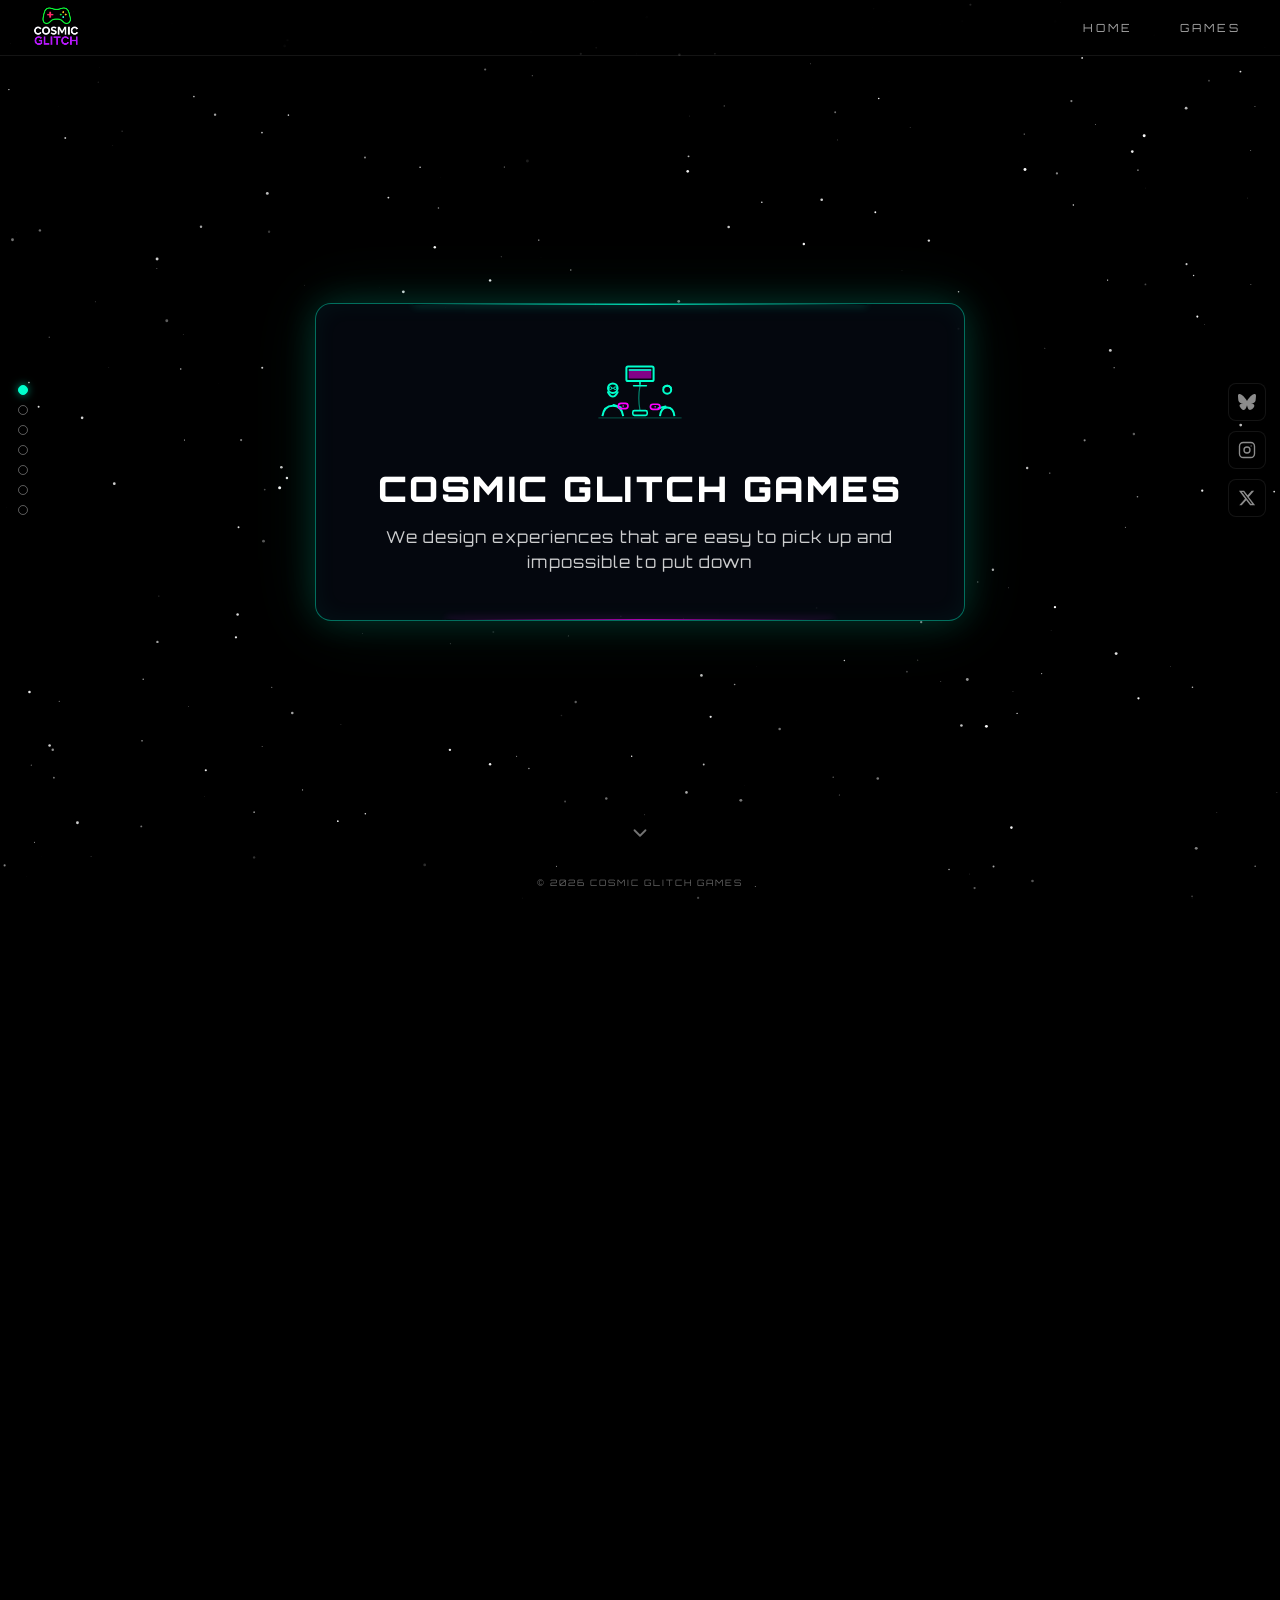
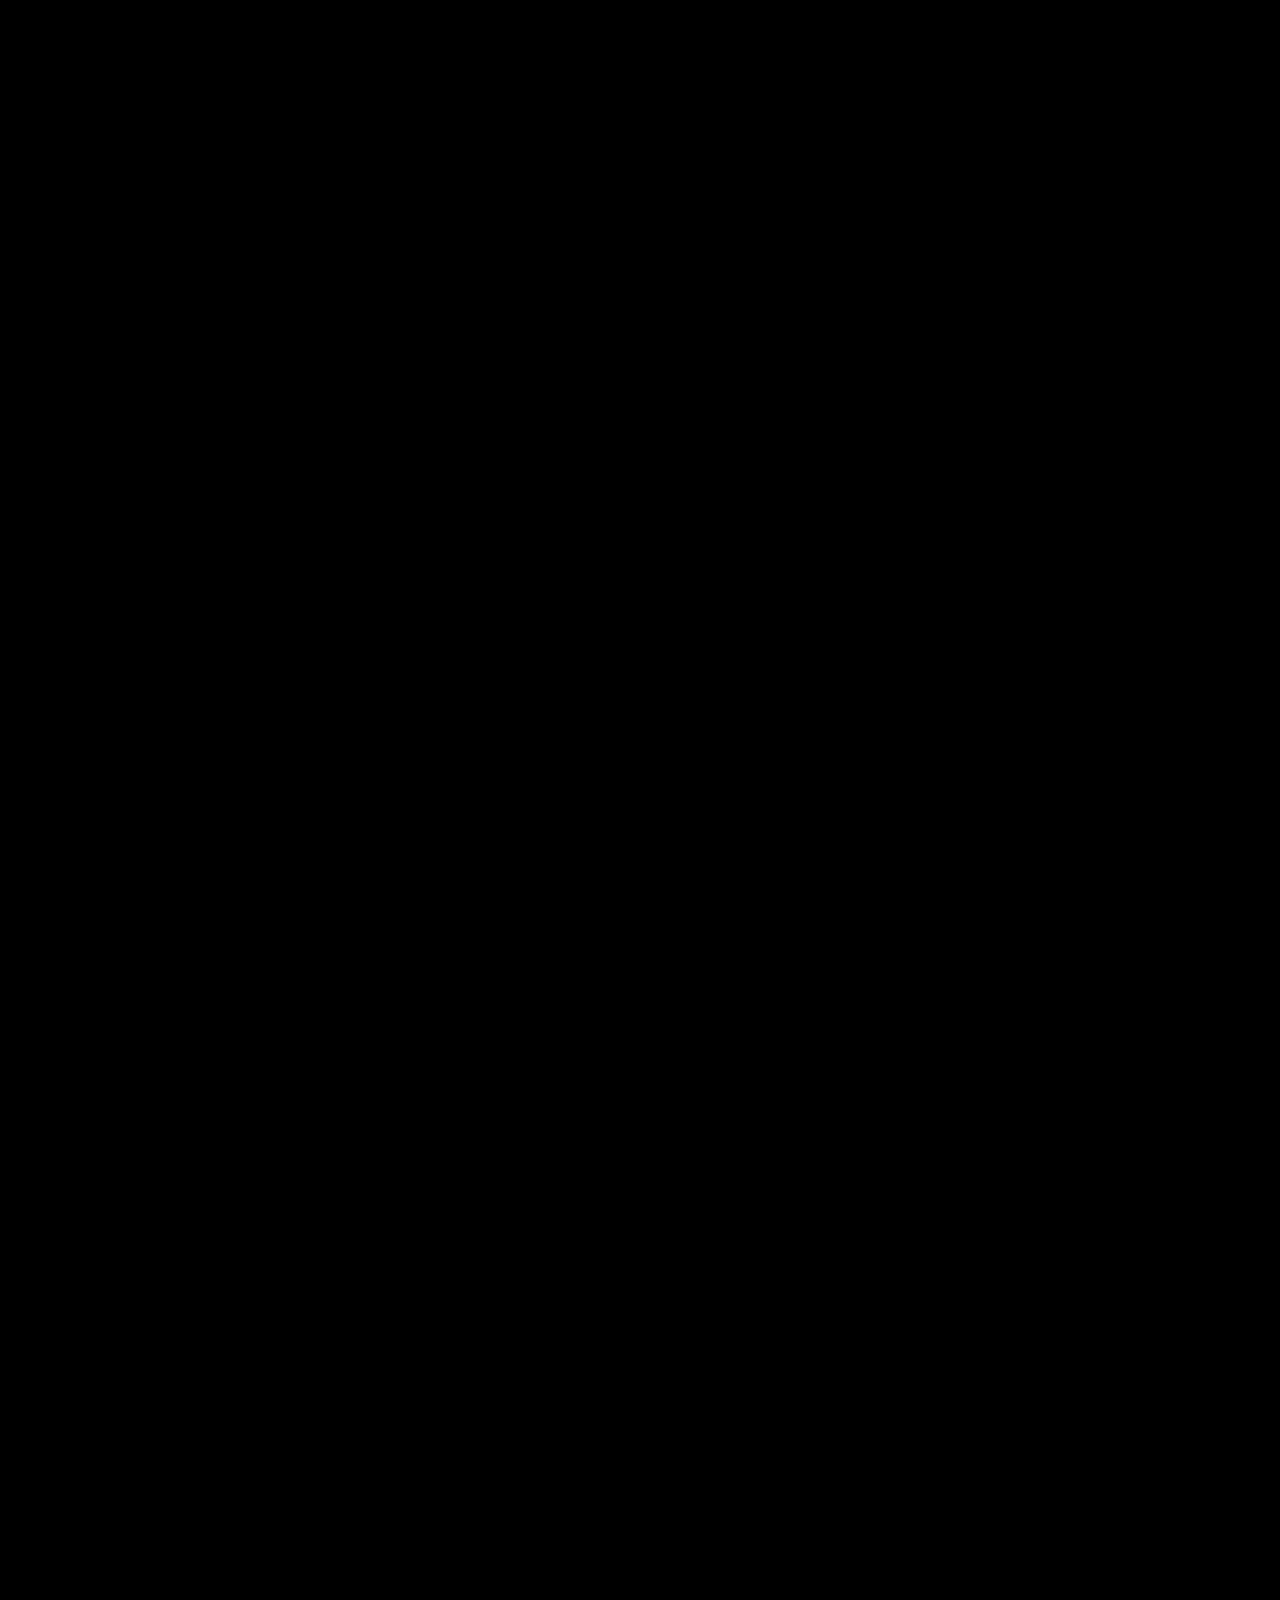
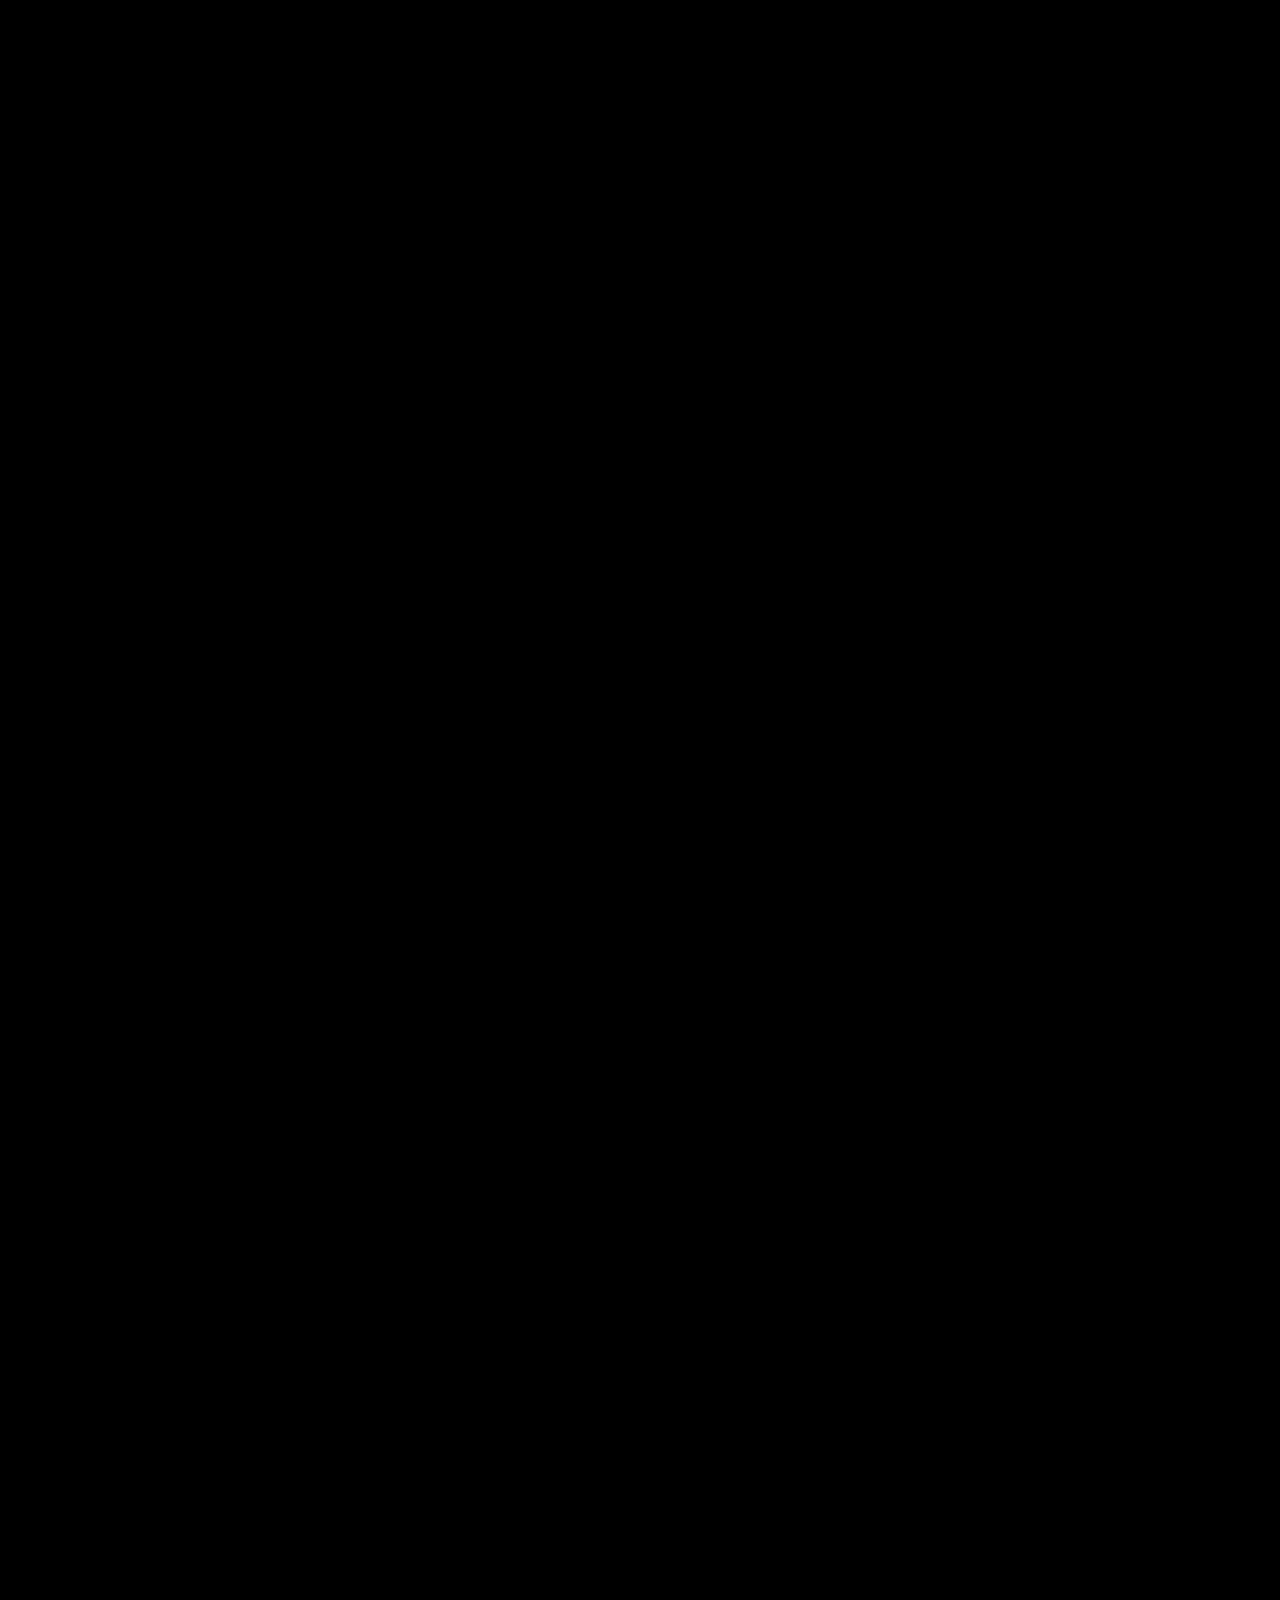
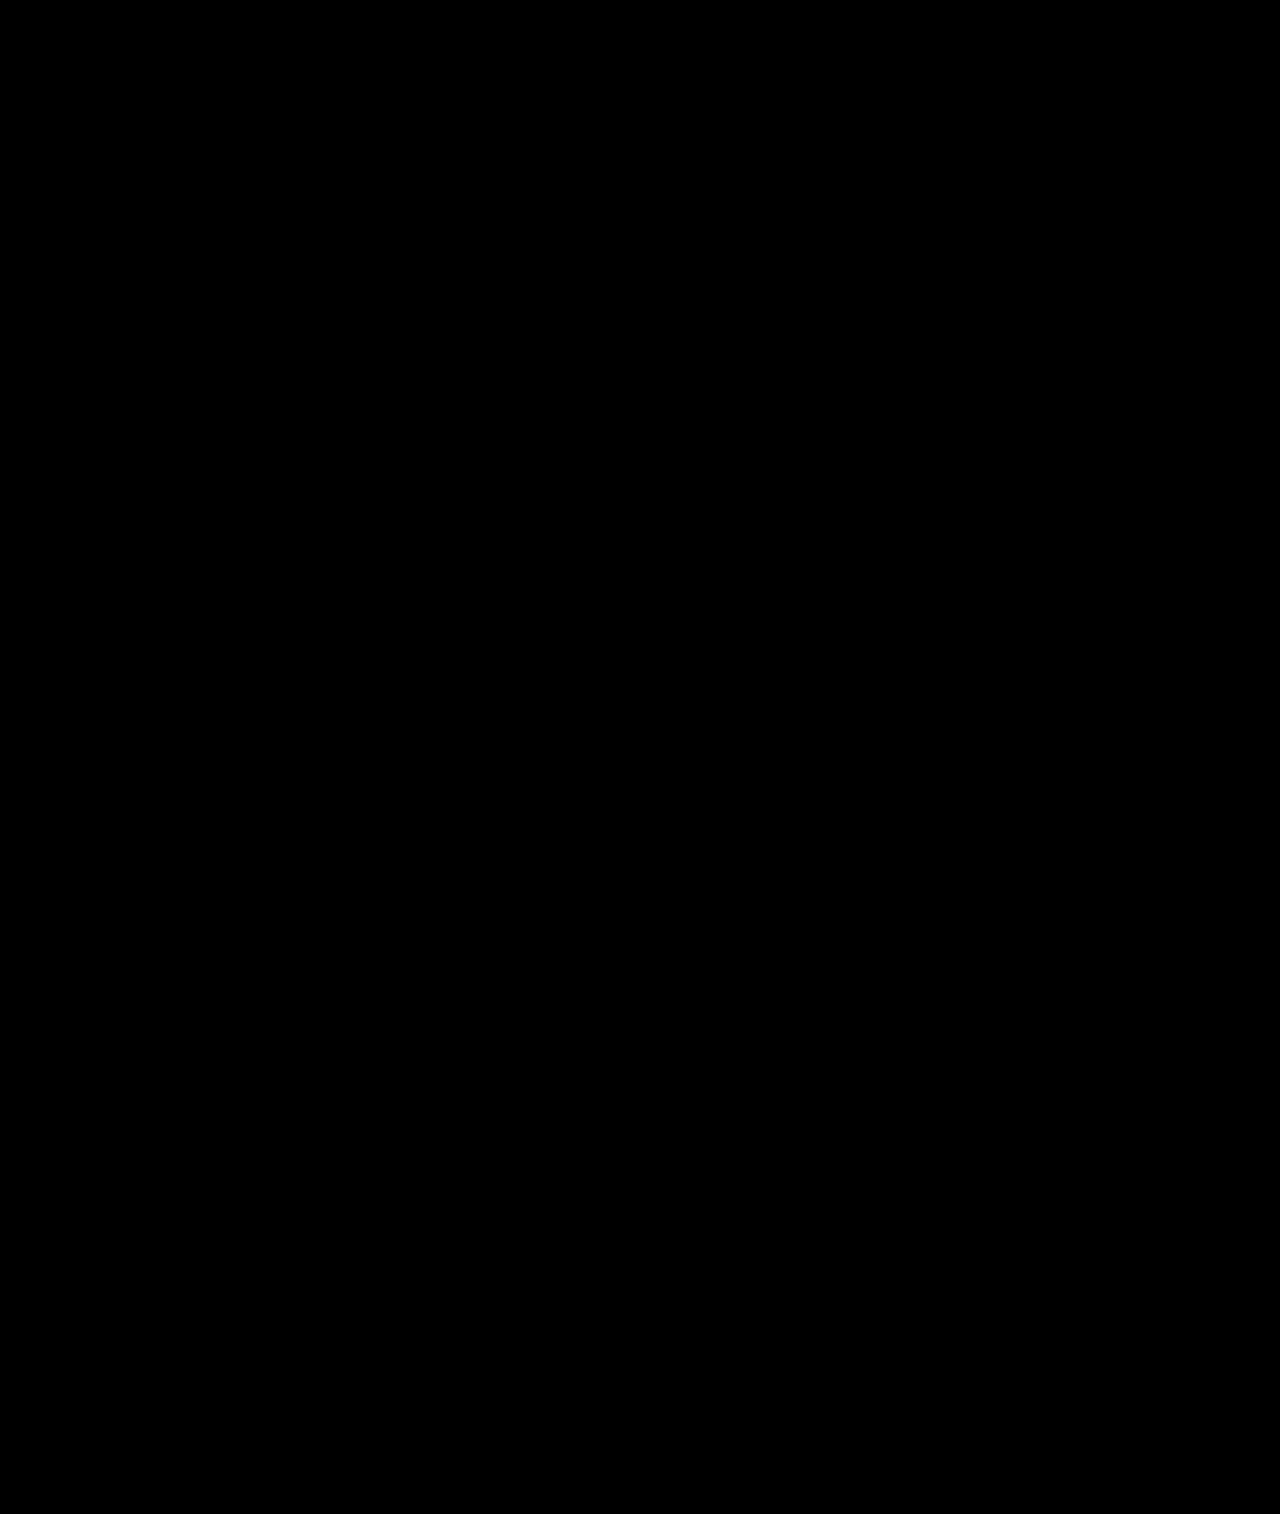
<file: index.html>
<!DOCTYPE html>
<html lang="en">
<head>
  <meta charset="UTF-8" />
  <meta name="viewport" content="width=device-width, initial-scale=1.0" />
  <title>Cosmic Glitch Games | Indie Game Development Studio &amp; Portfolio</title>
  <meta name="description" content="Cosmic Glitch Games is an indie game studio crafting arcade, hypercasual, and action games, including Alien Ascent and Spread Shift. Explore our game portfolio." />
  <meta name="robots" content="index, follow" />
  <link rel="canonical" href="https://cosmic-glitch-game-studio.github.io/" />

  <!-- Open Graph / Facebook / Discord -->
  <meta property="og:type" content="website" />
  <meta property="og:url" content="https://cosmic-glitch-game-studio.github.io/" />
  <meta property="og:title" content="Cosmic Glitch Games | Indie Game Development Studio &amp; Portfolio" />
  <meta property="og:description" content="Cosmic Glitch Games is an indie game studio crafting arcade, hypercasual, and action games. Explore our game portfolio." />
  <meta property="og:image" content="https://cosmic-glitch-game-studio.github.io/static/companylogo.png" />

  <!-- Twitter / X -->
  <meta name="twitter:card" content="summary" />
  <meta name="twitter:site" content="@CosmicGlitchGS" />
  <meta name="twitter:title" content="Cosmic Glitch Games | Indie Game Development Studio &amp; Portfolio" />
  <meta name="twitter:description" content="Cosmic Glitch Games is an indie game studio crafting arcade, hypercasual, and action games. Explore our game portfolio." />
  <meta name="twitter:image" content="https://cosmic-glitch-game-studio.github.io/static/companylogo.png" />

  <!-- Google Fonts Preconnect for Core Web Vitals -->
  <link rel="preconnect" href="https://fonts.googleapis.com" />
  <link rel="preconnect" href="https://fonts.gstatic.com" crossorigin />
  <link href="https://fonts.googleapis.com/css2?family=Orbitron:wght@400;700;900&display=swap" rel="stylesheet" />

  <!-- Favicon -->
  <link rel="icon" type="image/x-icon" href="favicon.ico" />
  <link rel="shortcut icon" type="image/x-icon" href="favicon.ico" />
  <link rel="stylesheet" href="styles.css" />

  <!-- Schema.org Organization Structured Data -->
  <script type="application/ld+json">
  {
    "@context": "https://schema.org",
    "@type": "Organization",
    "name": "Cosmic Glitch Games",
    "url": "https://cosmic-glitch-game-studio.github.io/",
    "logo": "https://cosmic-glitch-game-studio.github.io/static/companylogo.png",
    "description": "Independent game development studio creating arcade, hypercasual, and action games.",
    "sameAs": [
      "https://bsky.app/profile/cosmicglitchgames.bsky.social",
      "https://instagram.com/cosmicglitchgames",
      "https://x.com/CosmicGlitchGS"
    ]
  }
  </script>
</head>
<body>
 
  <!-- ── NAVBAR ── -->
  <nav class="navbar" aria-label="Main Navigation">
    <div class="nav-logo">
      <a href="./" class="nav-logo-cgg" aria-label="Cosmic Glitch Games Homepage">
        <img src="static/companylogo.png" alt="Cosmic Glitch Games Logo" width="65" height="65" />
      </a>
    </div>
    <div class="nav-links">
      <a class="nav-link" href="#home" onclick="scrollToSlide(0); return false;">Home</a>
      <a class="nav-link" href="#games" onclick="scrollToSlide(5); return false;">Games</a>
    </div>
  </nav>
 
  <!-- ── SIDE SOCIAL MENU ── -->
  <script src="social-menu.js"></script>

  <!-- ── SLIDE DOTS NAVIGATION ── -->
  <div class="slide-dots" id="slideDots" aria-label="Slide dots navigation"></div>

  <!-- ── SCROLL HINT ── -->
  <div class="scroll-hint" id="scrollHint" aria-hidden="true">
    <svg viewBox="0 0 24 24" fill="none" stroke="currentColor" stroke-width="2" stroke-linecap="round" stroke-linejoin="round" xmlns="http://www.w3.org/2000/svg">
      <path d="M6 9l6 6 6-6"/>
    </svg>
  </div>

  <!-- ── STARS CANVAS ── -->
  <canvas id="stars" aria-hidden="true"></canvas>

  <!-- ── SHOOTING STARS ── -->
  <div class="shooting-stars" aria-hidden="true">
    <div class="shooting-star"></div>
    <div class="shooting-star"></div>
    <div class="shooting-star"></div>
    <div class="shooting-star"></div>
    <div class="shooting-star"></div>
    <div class="shooting-star"></div>
    <div class="shooting-star"></div>
  </div>

  <!-- ── SLIDES (Pre-rendered for SEO & Crawlers) ── -->
  <div id="slides">
    <!-- Slide 1: Brand Hero -->
    <div class="slide visible" id="home">
      <div class="slide-card">
        <div class="slide-art">
          <svg class="slide-svg svg-couch" viewBox="0 0 120 120" fill="none" xmlns="http://www.w3.org/2000/svg" aria-hidden="true">
            <rect x="43" y="22" width="34" height="18" rx="2" stroke="#00ffcc" stroke-width="2.5"/>
            <rect class="tv-screen" x="46" y="25" width="28" height="12" rx="1" fill="#ff00ff" opacity="0.5"/>
            <rect class="tv-scan" x="46" y="25" width="28" height="2.5" fill="#00ffcc" opacity="0.8"/>
            <path d="M60 40v4M52 46h16" stroke="#00ffcc" stroke-width="2" stroke-linecap="round"/>
            <path d="M60 46q-3 15 0 31" stroke="#00ffcc" stroke-width="1.5" opacity="0.5"/>
            <rect x="51" y="77" width="18" height="6" rx="2" stroke="#00ffcc" stroke-width="2"/>
            <path d="M13 84q2-13 13-13q11 0 13 13" stroke="#00ffcc" stroke-width="2.5" stroke-linejoin="round"/>
            <circle cx="26" cy="49" r="6" stroke="#00ffcc" stroke-width="2.5"/>
            <path d="M20 54q6 11 12 0" stroke="#00ffcc" stroke-width="2.5" stroke-linecap="round"/>
            <circle cx="23" cy="49" r="1.7" stroke="#00ffcc" stroke-width="1.2"/>
            <circle cx="29" cy="49" r="1.7" stroke="#00ffcc" stroke-width="1.2"/>
            <path d="M24.8 49h2.4" stroke="#00ffcc" stroke-width="1.2"/>
            <path d="M27 70l9 3" stroke="#00ffcc" stroke-width="2.5" stroke-linecap="round"/>
            <rect class="ctl" x="33" y="68" width="12" height="6.5" rx="3.25" stroke="#ff00ff" stroke-width="2"/>
            <path d="M39 70.5v1.5M38.25 71.25h1.5" stroke="#ff00ff" stroke-width="1.2"/>
            <path d="M85 84q1-11 9-11q8 0 9 11" stroke="#00ffcc" stroke-width="2.5" stroke-linejoin="round"/>
            <circle cx="94" cy="51" r="5" stroke="#00ffcc" stroke-width="2.5"/>
            <path d="M89.5 48q4.5-4 9 0" stroke="#00ffcc" stroke-width="2.5" stroke-linecap="round"/>
            <path d="M92 72l-9 2" stroke="#00ffcc" stroke-width="2.5" stroke-linecap="round"/>
            <rect class="ctl" x="73" y="69" width="12" height="6.5" rx="3.25" stroke="#ff00ff" stroke-width="2"/>
            <path d="M79 71.5v1.5M78.25 72.25h1.5" stroke="#ff00ff" stroke-width="1.2"/>
            <path d="M8 86h104" stroke="#00ffcc" stroke-width="1.5" opacity="0.25"/>
          </svg>
        </div>
        <h1 class="trippy">Cosmic Glitch Games</h1>
        <p>We design experiences that are easy to pick up and impossible to put down</p>
      </div>
    </div>

    <!-- Slide 2: Philosophy -->
    <div class="slide">
      <div class="slide-card">
        <div class="slide-art">
          <svg class="slide-svg svg-gamepad" viewBox="0 0 120 120" fill="none" xmlns="http://www.w3.org/2000/svg" aria-hidden="true">
            <path d="M40 36h40a22 22 0 0 1 22 22v6a22 22 0 0 1-22 22H40a22 22 0 0 1-22-22V58a22 22 0 0 1 22-22z" stroke="#00ffcc" stroke-width="2.5"/>
            <path d="M33 50v16M25 58h16" stroke="#00ffcc" stroke-width="3" stroke-linecap="round"/>
            <circle class="pad-btn b1" cx="78" cy="54" r="3.5" fill="#ff00ff"/>
            <circle class="pad-btn b2" cx="88" cy="64" r="3.5" fill="#ff00ff"/>
            <circle class="pad-btn b3" cx="78" cy="74" r="3.5" fill="#00ffcc"/>
          </svg>
        </div>
        <h2 class="trippy">Our Philosophy</h2>
        <p>It has to feel right</p>
      </div>
    </div>

    <!-- Slide 3: Dedication & Detail -->
    <div class="slide">
      <div class="slide-card">
        <div class="slide-art">
          <svg class="slide-svg svg-search" viewBox="0 0 120 120" fill="none" xmlns="http://www.w3.org/2000/svg" aria-hidden="true">
            <g fill="#00ffcc">
              <circle cx="26" cy="36" r="1.6"/><circle cx="34" cy="36" r="1.6"/><circle cx="42" cy="36" r="1.6"/>
              <circle cx="26" cy="44" r="1.6"/><circle cx="34" cy="44" r="1.6" class="hot-dot"/><circle cx="42" cy="44" r="1.6"/>
              <circle cx="26" cy="52" r="1.6"/><circle cx="34" cy="52" r="1.6"/><circle cx="42" cy="52" r="1.6"/>
            </g>
            <g class="glass">
              <circle cx="70" cy="54" r="16" stroke="#00ffcc" stroke-width="2.5"/>
              <path d="M82 66l12 12" stroke="#00ffcc" stroke-width="5" stroke-linecap="round"/>
              <path d="M70 40a14 14 0 0 1 14 14" stroke="#ff00ff" stroke-width="2" stroke-linecap="round"/>
            </g>
          </svg>
        </div>
        <h2 class="trippy">Dedication &amp; Detail</h2>
        <p>The details are the product</p>
      </div>
    </div>

    <!-- Slide 4: Built for Everyone -->
    <div class="slide">
      <div class="slide-card">
        <div class="slide-art">
          <svg class="slide-svg svg-planet" viewBox="0 0 120 120" fill="none" xmlns="http://www.w3.org/2000/svg" aria-hidden="true">
            <ellipse cx="60" cy="60" rx="46" ry="17" stroke="#00ffcc" stroke-width="1.5" opacity="0.45"/>
            <ellipse cx="60" cy="60" rx="46" ry="17" stroke="#00ffcc" stroke-width="1" opacity="0.35" transform="rotate(90 60 60)" stroke-dasharray="2 9"/>
            <circle class="planet-core" cx="60" cy="60" r="24" stroke="#ff00ff" stroke-width="2.5"/>
            <circle class="planet-core" cx="60" cy="60" r="15" stroke="#ff00ff" stroke-width="1" opacity="0.35"/>
            <g class="orbit-dot"><circle cx="14" cy="60" r="4" fill="#00ffcc"/></g>
            <g class="orbit-dot2"><circle cx="106" cy="60" r="3" fill="#ff00ff"/></g>
          </svg>
        </div>
        <h2 class="trippy">Built for Everyone</h2>
        <p>Any player. Any device. Any moment</p>
      </div>
    </div>

    <!-- Slide 5: Infinite Ambition -->
    <div class="slide">
      <div class="slide-card">
        <div class="slide-art">
          <svg class="slide-svg svg-rocket" viewBox="0 0 120 120" fill="none" xmlns="http://www.w3.org/2000/svg" aria-hidden="true">
            <path class="flame" d="M60 84c-6 0-8.5-6-6.5-10 3.5-2 9.5-2 13 0 2 4-.5 10-6.5 10z" fill="#ff00ff" opacity="0.9"/>
            <path d="M60 26l15 36c0 8-6.5 14-15 14s-15-6-15-14l15-36z" stroke="#00ffcc" stroke-width="2.5" stroke-linejoin="round"/>
            <circle cx="60" cy="49" r="6" stroke="#00ffcc" stroke-width="2"/>
            <path d="M45 58 33 70l12 5M75 58l12 12-12 5" stroke="#00ffcc" stroke-width="2.5" stroke-linejoin="round"/>
          </svg>
        </div>
        <h2 class="trippy">Infinite Ambition</h2>
        <p>We play the long game</p>
      </div>
    </div>

    <!-- Slide 6: SpreadShift -->
    <div class="slide" id="games">
      <div class="slide-card">
        <h2 class="trippy">SpreadShift</h2>
        <p>The galaxy fights back. So do you</p>
        <a href="spreadshift/index.html" class="slide-cta">Play Now</a>
      </div>
    </div>

    <!-- Slide 7: Alien Ascent -->
    <div class="slide">
      <div class="slide-card">
        <h2 class="trippy">Alien Ascent</h2>
        <p>Make your way to the stars</p>
        <a href="alienascent/index.html" class="slide-cta">Play Now</a>
      </div>
    </div>
  </div>

  <footer class="site-footer">&copy; 2026 Cosmic Glitch Games</footer>
 
  <script src="slides.js"></script>
  <script src="animations.js"></script>
  <script>
    // Disable browser scroll restoration on reload
    if ('scrollRestoration' in history) {
      history.scrollRestoration = 'manual';
    }
 
    // Scroll to a specific slide by index
    function scrollToSlide(index) {
      const slides = document.querySelectorAll('.slide');
      if (slides[index]) {
        slides[index].scrollIntoView({ behavior: 'smooth', block: 'center' });
      }
      return false;
    }

    // Build slide dots navigation
    const slideDots = document.getElementById('slideDots');
    slideDots.innerHTML = '';
    document.querySelectorAll('.slide').forEach((_, i) => {
      const dot = document.createElement('button');
      dot.className = 'slide-dot';
      dot.setAttribute('aria-label', `Go to slide ${i + 1}`);
      dot.addEventListener('click', () => scrollToSlide(i));
      slideDots.appendChild(dot);
    });

    // Scroll to top and update visibility on full page load
    window.addEventListener('load', () => {
      window.scrollTo(0, 0);
      updateVisibility();
    });
    window.addEventListener('scroll', updateVisibility);
    window.addEventListener('resize', updateVisibility);

    // Only one slide visible at a time, centered
    function updateVisibility() {
      const slides = document.querySelectorAll('.slide');
      const windowCenter = window.innerHeight / 2;
      let closestIndex = 0;
      let closestDistance = Infinity;
      slides.forEach((slide, i) => {
        const rect = slide.getBoundingClientRect();
        const slideCenter = rect.top + rect.height / 2;
        const distance = Math.abs(slideCenter - windowCenter);
        if (distance < closestDistance) {
          closestDistance = distance;
          closestIndex = i;
        }
      });
      slides.forEach(slide => slide.classList.remove('visible'));
      if (slides[closestIndex]) {
        slides[closestIndex].classList.add('visible');
      }
      slideDots.querySelectorAll('.slide-dot').forEach((dot, i) => {
        dot.classList.toggle('active', i === closestIndex);
      });
      const scrollHint = document.getElementById('scrollHint');
      if (scrollHint) {
        scrollHint.classList.toggle('visible', closestIndex === 0);
      }
    }
  </script>
</body>
</html>
</file>
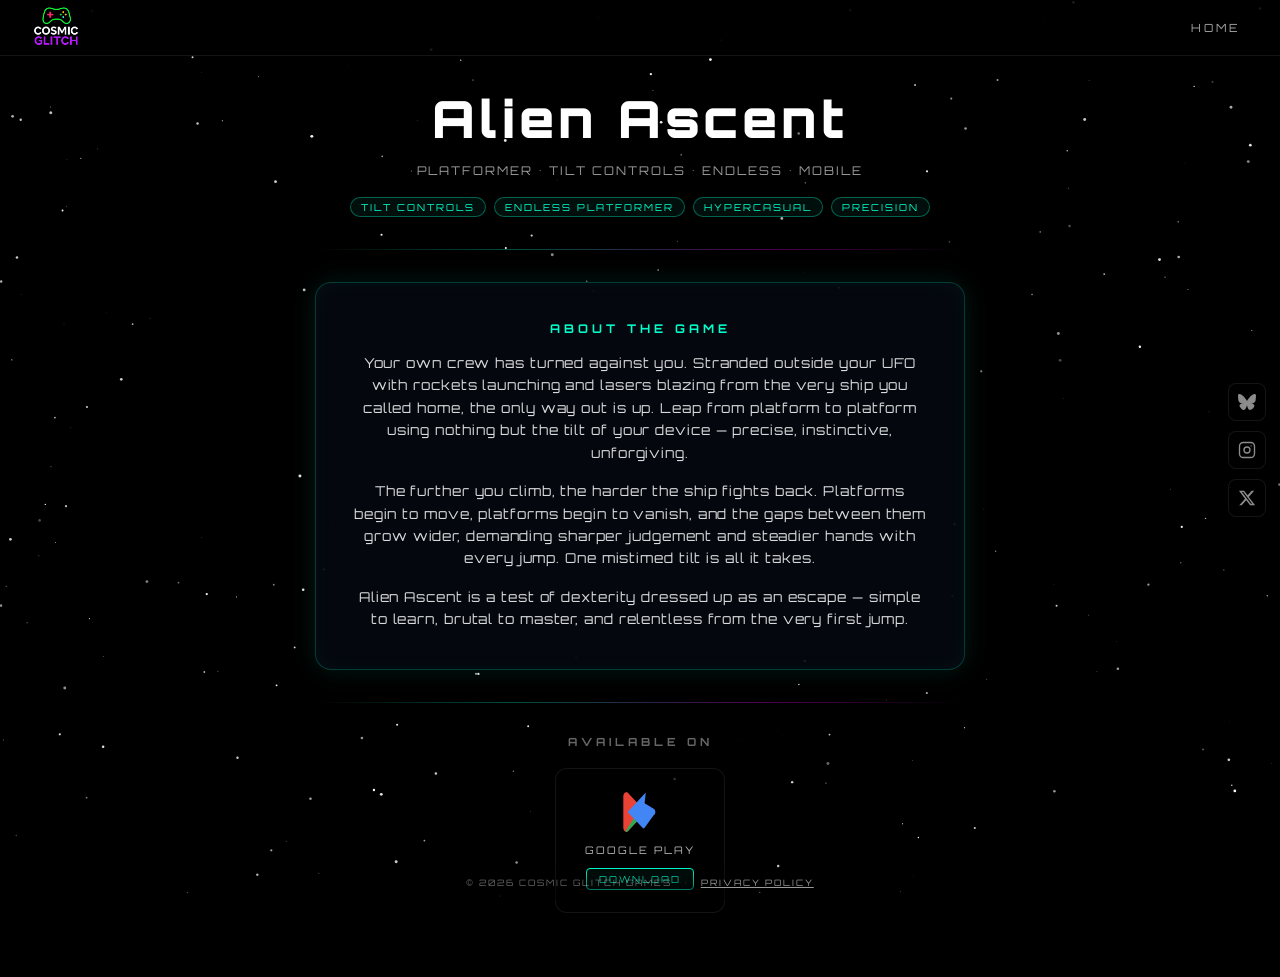
<file: alienascent/index.html>
<!DOCTYPE html>
<html lang="en">
<head>
  <meta charset="UTF-8" />
  <meta name="viewport" content="width=device-width, initial-scale=1.0" />
  <title>Alien Ascent - Endless Mobile Platformer | Cosmic Glitch Games</title>
  <meta name="description" content="Alien Ascent is a precision endless mobile platformer with tilt controls. Escape your rogue alien ship, leap across vanishing platforms, and reach the stars on Android." />
  <meta name="robots" content="index, follow" />
  <link rel="canonical" href="https://cosmic-glitch-game-studio.github.io/alienascent/" />

  <!-- Open Graph / Facebook / Discord -->
  <meta property="og:type" content="website" />
  <meta property="og:url" content="https://cosmic-glitch-game-studio.github.io/alienascent/" />
  <meta property="og:title" content="Alien Ascent - Endless Mobile Platformer | Cosmic Glitch Games" />
  <meta property="og:description" content="A test of dexterity dressed as an escape. Precision mobile platformer with tilt controls available on Google Play." />
  <meta property="og:image" content="https://cosmic-glitch-game-studio.github.io/static/companylogo.png" />

  <!-- Twitter / X -->
  <meta name="twitter:card" content="summary" />
  <meta name="twitter:site" content="@CosmicGlitchGS" />
  <meta name="twitter:title" content="Alien Ascent - Endless Mobile Platformer | Cosmic Glitch Games" />
  <meta name="twitter:description" content="A test of dexterity dressed as an escape. Precision mobile platformer with tilt controls available on Google Play." />
  <meta name="twitter:image" content="https://cosmic-glitch-game-studio.github.io/static/companylogo.png" />

  <!-- Google Fonts Preconnect for Core Web Vitals -->
  <link rel="preconnect" href="https://fonts.googleapis.com" />
  <link rel="preconnect" href="https://fonts.gstatic.com" crossorigin />
  <link href="https://fonts.googleapis.com/css2?family=Orbitron:wght@400;700;900&display=swap" rel="stylesheet" />

  <!-- Favicon -->
  <link rel="icon" type="image/x-icon" href="../favicon.ico" />
  <link rel="shortcut icon" type="image/x-icon" href="../favicon.ico" />
  <link rel="stylesheet" href="../styles.css" />

  <!-- Schema.org VideoGame Structured Data -->
  <script type="application/ld+json">
  {
    "@context": "https://schema.org",
    "@type": "VideoGame",
    "name": "Alien Ascent",
    "description": "Your own crew has turned against you. Stranded outside your UFO, leap from platform to platform using device tilt controls.",
    "genre": ["Platformer", "Hypercasual", "Endless Runner", "Arcade"],
    "gamePlatform": ["Android"],
    "operatingSystem": "Android",
    "applicationCategory": "Game",
    "author": {
      "@type": "Organization",
      "name": "Cosmic Glitch Games",
      "url": "https://cosmic-glitch-game-studio.github.io/"
    },
    "url": "https://cosmic-glitch-game-studio.github.io/alienascent/",
    "sameAs": [
      "https://play.google.com/store/apps/details?id=com.cosmicglitchgames.alienascent"
    ]
  }
  </script>
</head>
<body>
 
  <!-- ── NAVBAR ── -->
  <nav class="navbar" aria-label="Main Navigation">
    <div class="nav-logo">
      <a href="../index.html" class="nav-logo-cgg" aria-label="Cosmic Glitch Games Homepage">
        <img src="../static/companylogo.png" alt="Cosmic Glitch Games Logo" width="65" height="65" />
      </a>
    </div>
    <div class="nav-links">
      <a class="nav-link" href="../index.html">Home</a>
    </div>
  </nav>
 
  <!-- ── SIDE SOCIAL MENU ── -->
  <script src="../social-menu.js"></script>
 
  <!-- ── STARS CANVAS ── -->
  <canvas id="stars" aria-hidden="true"></canvas>

  <!-- ── SHOOTING STARS ── -->
  <div class="shooting-stars" aria-hidden="true">
    <div class="shooting-star"></div>
    <div class="shooting-star"></div>
    <div class="shooting-star"></div>
    <div class="shooting-star"></div>
    <div class="shooting-star"></div>
    <div class="shooting-star"></div>
    <div class="shooting-star"></div>
  </div>
 
  <!-- ══════════════════════════════════════
       GAME PAGE CONTENT
  ══════════════════════════════════════ -->
  <main class="game-page">
 
    <!-- 1 · HERO -->
    <section class="game-hero">
      <h1 class="trippy">Alien Ascent</h1>
      <p class="game-tagline">Platformer &bull; Tilt Controls &bull; Endless &bull; Mobile</p>
      <div class="game-tags">
        <span class="game-tag">Tilt Controls</span>
        <span class="game-tag">Endless Platformer</span>
        <span class="game-tag">Hypercasual</span>
        <span class="game-tag">Precision</span>
      </div>
    </section>
 
    <div class="game-divider"></div>
 
    <!-- 2 · DESCRIPTION -->
    <section class="game-description">
      <h2>About the Game</h2>
      <p>
        Your own crew has turned against you. Stranded outside your UFO with
        rockets launching and lasers blazing from the very ship you called home,
        the only way out is up. Leap from platform to platform using nothing
        but the tilt of your device — precise, instinctive, unforgiving.
      </p>
      <p>
        The further you climb, the harder the ship fights back. Platforms begin
        to move, platforms begin to vanish, and the gaps between them grow wider,
        demanding sharper judgement and steadier hands with every jump. One
        mistimed tilt is all it takes.
      </p>
      <p>
        Alien Ascent is a test of dexterity dressed up as an escape — simple to
        learn, brutal to master, and relentless from the very first jump.
      </p>
    </section>
 
    <div class="game-divider"></div>
 
    <!-- 3 · PLATFORMS -->
    <section class="platforms-section">
      <h2>Available On</h2>
      <div class="platforms-grid" id="platforms-grid"></div>
    </section>
 
  </main>

  <footer class="site-footer">
    <span>&copy; 2026 Cosmic Glitch Games</span>
    <span>&bull;</span>
    <a href="https://cosmic-glitch-game-studio.github.io/privacy-policy/alienascent/" target="_blank" rel="noopener noreferrer">Privacy Policy</a>
  </footer>

  <script src="../animations.js"></script>
  <script src="../platforms.js"></script>
  <script>renderPlatforms('alienascent');</script>
</body>
</html>
</file>
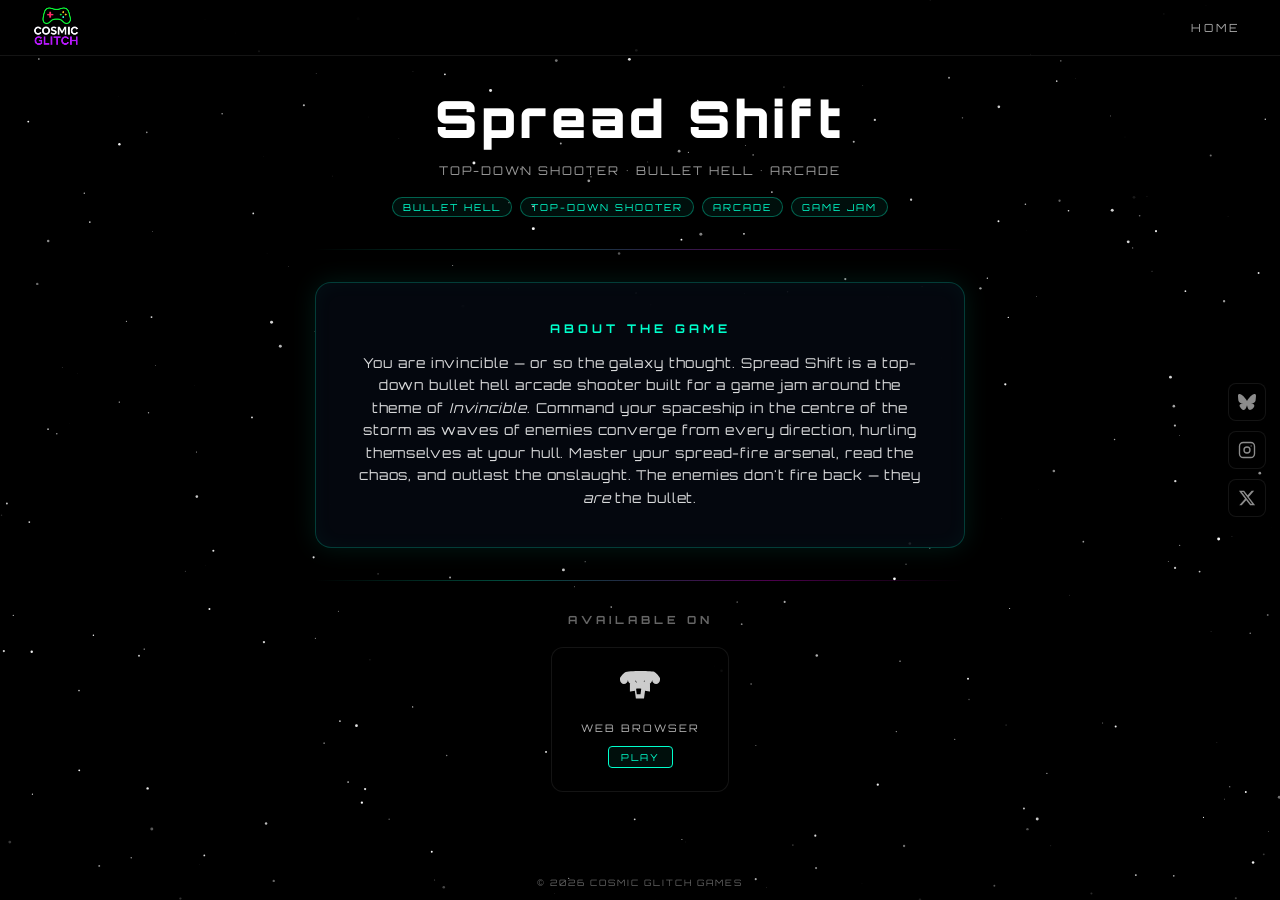
<file: spreadshift/index.html>
<!DOCTYPE html>
<html lang="en">
<head>
  <meta charset="UTF-8" />
  <meta name="viewport" content="width=device-width, initial-scale=1.0" />
  <title>Spread Shift - Top-Down Bullet Hell Shooter | Cosmic Glitch Games</title>
  <meta name="description" content="Spread Shift is a fast-paced top-down bullet hell shooter by Cosmic Glitch Games. Command your spaceship, master spread-fire weapons, and outlast relentless enemy waves." />
  <meta name="robots" content="index, follow" />
  <link rel="canonical" href="https://cosmic-glitch-game-studio.github.io/spreadshift/" />

  <!-- Open Graph / Facebook / Discord -->
  <meta property="og:type" content="website" />
  <meta property="og:url" content="https://cosmic-glitch-game-studio.github.io/spreadshift/" />
  <meta property="og:title" content="Spread Shift - Top-Down Bullet Hell Shooter | Cosmic Glitch Games" />
  <meta property="og:description" content="Master your spread-fire arsenal and outlast the onslaught. Play Spread Shift in your web browser." />
  <meta property="og:image" content="https://cosmic-glitch-game-studio.github.io/static/companylogo.png" />

  <!-- Twitter / X -->
  <meta name="twitter:card" content="summary" />
  <meta name="twitter:site" content="@CosmicGlitchGS" />
  <meta name="twitter:title" content="Spread Shift - Top-Down Bullet Hell Shooter | Cosmic Glitch Games" />
  <meta name="twitter:description" content="Master your spread-fire arsenal and outlast the onslaught. Play Spread Shift in your web browser." />
  <meta name="twitter:image" content="https://cosmic-glitch-game-studio.github.io/static/companylogo.png" />

  <!-- Google Fonts Preconnect for Core Web Vitals -->
  <link rel="preconnect" href="https://fonts.googleapis.com" />
  <link rel="preconnect" href="https://fonts.gstatic.com" crossorigin />
  <link href="https://fonts.googleapis.com/css2?family=Orbitron:wght@400;700;900&display=swap" rel="stylesheet" />

  <!-- Favicon -->
  <link rel="icon" type="image/x-icon" href="../favicon.ico" />
  <link rel="shortcut icon" type="image/x-icon" href="../favicon.ico" />
  <link rel="stylesheet" href="../styles.css" />

  <!-- Schema.org VideoGame Structured Data -->
  <script type="application/ld+json">
  {
    "@context": "https://schema.org",
    "@type": "VideoGame",
    "name": "Spread Shift",
    "description": "Spread Shift is a top-down bullet hell arcade shooter built for a game jam around the theme of Invincible. Command your spaceship in the centre of the storm.",
    "genre": ["Top-Down Shooter", "Bullet Hell", "Arcade", "Action"],
    "gamePlatform": ["Web Browser", "PC"],
    "operatingSystem": "Web Browser",
    "applicationCategory": "Game",
    "author": {
      "@type": "Organization",
      "name": "Cosmic Glitch Games",
      "url": "https://cosmic-glitch-game-studio.github.io/"
    },
    "url": "https://cosmic-glitch-game-studio.github.io/spreadshift/",
    "sameAs": [
      "https://cosmicglitchgames.itch.io/spreadshift"
    ]
  }
  </script>
</head>
<body>
 
  <!-- ── NAVBAR ── -->
  <nav class="navbar" aria-label="Main Navigation">
    <div class="nav-logo">
      <a href="../index.html" class="nav-logo-cgg" aria-label="Cosmic Glitch Games Homepage">
        <img src="../static/companylogo.png" alt="Cosmic Glitch Games Logo" width="65" height="65" />
      </a>
    </div>
    <div class="nav-links">
      <a class="nav-link" href="../index.html">Home</a>
    </div>
  </nav>
 
  <!-- ── SIDE SOCIAL MENU ── -->
  <script src="../social-menu.js"></script>
 
  <!-- ── STARS CANVAS ── -->
  <canvas id="stars" aria-hidden="true"></canvas>

  <!-- ── SHOOTING STARS ── -->
  <div class="shooting-stars" aria-hidden="true">
    <div class="shooting-star"></div>
    <div class="shooting-star"></div>
    <div class="shooting-star"></div>
    <div class="shooting-star"></div>
    <div class="shooting-star"></div>
    <div class="shooting-star"></div>
    <div class="shooting-star"></div>
  </div>
 
  <!-- ══════════════════════════════════════
       GAME PAGE CONTENT
  ══════════════════════════════════════ -->
  <main class="game-page">
 
    <!-- 1 · HERO -->
    <section class="game-hero">
      <h1 class="trippy">Spread Shift</h1>
      <p class="game-tagline">Top-Down Shooter &bull; Bullet Hell &bull; Arcade</p>
      <div class="game-tags">
        <span class="game-tag">Bullet Hell</span>
        <span class="game-tag">Top-Down Shooter</span>
        <span class="game-tag">Arcade</span>
        <span class="game-tag">Game Jam</span>
      </div>
    </section>
 
    <div class="game-divider"></div>
 
    <!-- 2 · DESCRIPTION -->
    <section class="game-description">
      <h2>About the Game</h2>
      <p>
        You are invincible — or so the galaxy thought. Spread Shift is a
        top-down bullet hell arcade shooter built for a game jam around
        the theme of <em>Invincible</em>. Command your spaceship in the
        centre of the storm as waves of enemies converge from every direction,
        hurling themselves at your hull. Master your spread-fire arsenal,
        read the chaos, and outlast the onslaught. The enemies don't fire
        back — they <em>are</em> the bullet.
      </p>
    </section>
 
    <div class="game-divider"></div>
 
    <!-- 3 · PLATFORMS -->
    <section class="platforms-section">
      <h2>Available On</h2>
      <div class="platforms-grid" id="platforms-grid"></div>
    </section>
 
  </main>

  <footer class="site-footer">&copy; 2026 Cosmic Glitch Games</footer>

  <script src="../animations.js"></script>
  <script src="../platforms.js"></script>
  <script>renderPlatforms('spreadshift');</script>
</body>
</html>
</file>
<file: styles.css>
/* â•â•â•â•â•â•â•â•â•â•â•â•â•â•â•â•â•â•â•â•â•â•â•â•â•â•â•â•â•â•â•â•â•â•â•â•â•â•â•â•â•â•
   RESET & BASE
â•â•â•â•â•â•â•â•â•â•â•â•â•â•â•â•â•â•â•â•â•â•â•â•â•â•â•â•â•â•â•â•â•â•â•â•â•â•â•â•â•â• */
*, *::before, *::after {
  box-sizing: border-box;
}
 
:root {
  --accent:      #00ffcc;
  --accent-2:    #ff00ff;
  --accent-3:    #00aaff;
  --nav-h:       56px;
  --side-w:      48px;
  --glass-bg:    rgba(0, 0, 0, 0.55);
  --glass-border: rgba(255, 255, 255, 0.08);
}
 
body, html {
  margin: 0;
  padding: 0;
  height: auto;
  overflow-x: hidden;
  overflow-y: auto;
  background-color: #000;
  color: #fff;
  font-family: 'Orbitron', sans-serif;
  letter-spacing: 2px;
  scroll-behavior: smooth;
}
 
a {
  color: inherit;
  text-decoration: none;
}
 
/* â•â•â•â•â•â•â•â•â•â•â•â•â•â•â•â•â•â•â•â•â•â•â•â•â•â•â•â•â•â•â•â•â•â•â•â•â•â•â•â•â•â•
   STAR CANVAS
â•â•â•â•â•â•â•â•â•â•â•â•â•â•â•â•â•â•â•â•â•â•â•â•â•â•â•â•â•â•â•â•â•â•â•â•â•â•â•â•â•â• */
#stars {
  position: fixed;
  top: 0; left: 0;
  width: 100%;
  height: 100%;
  z-index: 0;
  pointer-events: none;
  background: transparent;
}

/* ══════════════════════════════════════════
   SHOOTING STARS (UP TO DOWN)
══════════════════════════════════════════ */
.shooting-stars {
  position: fixed;
  top: 0;
  left: 0;
  width: 100%;
  height: 100%;
  pointer-events: none;
  z-index: 0;
  overflow: hidden;
}

.shooting-star {
  position: absolute;
  top: 0;
  width: 2px;
  height: 85px;
  background: linear-gradient(to bottom, rgba(255, 255, 255, 0) 0%, rgba(0, 255, 204, 0.3) 30%, var(--accent) 70%, #ffffff 100%);
  border-radius: 999px;
  filter: drop-shadow(0 0 6px var(--accent));
  opacity: 0;
  animation: shootDown 6s cubic-bezier(0.25, 0.1, 0.25, 1) infinite;
  will-change: transform, opacity;
}

/* Glowing leading meteor head */
.shooting-star::after {
  content: '';
  position: absolute;
  bottom: 0;
  left: 50%;
  transform: translateX(-50%);
  width: 3.5px;
  height: 3.5px;
  border-radius: 50%;
  background: #fff;
  box-shadow: 0 0 8px 2px #fff, 0 0 16px 4px var(--accent);
}

/* Shoot down keyframe animation */
@keyframes shootDown {
  0% {
    transform: rotate(var(--angle, 0deg)) translateY(-160px);
    opacity: 0;
  }
  1.5% {
    opacity: 1;
  }
  18% {
    opacity: 1;
  }
  24% {
    transform: rotate(var(--angle, 0deg)) translateY(calc(100vh + 260px));
    opacity: 0;
  }
  100% {
    transform: rotate(var(--angle, 0deg)) translateY(calc(100vh + 260px));
    opacity: 0;
  }
}

/* Star variants: randomized positions, timings, tail lengths, and colors */
.shooting-star:nth-child(1) {
  --angle: 2deg;
  left: 14%;
  height: 75px;
  animation-duration: 5.8s;
  animation-delay: 0.2s;
}

.shooting-star:nth-child(2) {
  --angle: -2deg;
  left: 36%;
  height: 105px;
  background: linear-gradient(to bottom, rgba(255, 255, 255, 0) 0%, rgba(255, 0, 255, 0.3) 30%, var(--accent-2) 70%, #ffffff 100%);
  filter: drop-shadow(0 0 6px var(--accent-2));
  animation-duration: 7.2s;
  animation-delay: 2.1s;
}
.shooting-star:nth-child(2)::after {
  box-shadow: 0 0 8px 2px #fff, 0 0 16px 4px var(--accent-2);
}

.shooting-star:nth-child(3) {
  --angle: 0deg;
  left: 58%;
  height: 90px;
  animation-duration: 6.4s;
  animation-delay: 4.3s;
}

.shooting-star:nth-child(4) {
  --angle: 3deg;
  left: 78%;
  height: 120px;
  background: linear-gradient(to bottom, rgba(255, 255, 255, 0) 0%, rgba(0, 170, 255, 0.3) 30%, var(--accent-3) 70%, #ffffff 100%);
  filter: drop-shadow(0 0 8px var(--accent-3));
  animation-duration: 8.5s;
  animation-delay: 1.1s;
}
.shooting-star:nth-child(4)::after {
  box-shadow: 0 0 8px 2px #fff, 0 0 16px 4px var(--accent-3);
}

.shooting-star:nth-child(5) {
  --angle: -3deg;
  left: 6%;
  height: 80px;
  animation-duration: 6.8s;
  animation-delay: 5.6s;
}

.shooting-star:nth-child(6) {
  --angle: 1deg;
  left: 48%;
  height: 95px;
  animation-duration: 8.0s;
  animation-delay: 3.4s;
}

.shooting-star:nth-child(7) {
  --angle: -1deg;
  left: 92%;
  height: 110px;
  background: linear-gradient(to bottom, rgba(255, 255, 255, 0) 0%, rgba(255, 0, 255, 0.3) 30%, var(--accent-2) 70%, #ffffff 100%);
  filter: drop-shadow(0 0 6px var(--accent-2));
  animation-duration: 7.6s;
  animation-delay: 6.8s;
}
.shooting-star:nth-child(7)::after {
  box-shadow: 0 0 8px 2px #fff, 0 0 16px 4px var(--accent-2);
}
 
/* â•â•â•â•â•â•â•â•â•â•â•â•â•â•â•â•â•â•â•â•â•â•â•â•â•â•â•â•â•â•â•â•â•â•â•â•â•â•â•â•â•â•
   SHARED BUTTON FILL ANIMATION
   Used by: .nav-link, .slide-cta, .platform-action
â•â•â•â•â•â•â•â•â•â•â•â•â•â•â•â•â•â•â•â•â•â•â•â•â•â•â•â•â•â•â•â•â•â•â•â•â•â•â•â•â•â• */
 
/* The fill-sweep is done via a pseudo-element background sliding in from left */
.nav-link,
a.slide-cta,
.platform-card:not(.unavailable) .platform-action {
  position: relative;
  overflow: hidden;
  z-index: 0;
}
 
.nav-link::before,
a.slide-cta::before,
.platform-card:not(.unavailable) .platform-action::before {
  content: '';
  position: absolute;
  inset: 0;
  background: var(--accent);
  transform: translateX(-101%);
  transition: transform 0.35s cubic-bezier(0.4, 0, 0.2, 1);
  z-index: -1;
  border-radius: inherit;
}
 
.nav-link:hover::before,
a.slide-cta:hover::before,
.platform-card:not(.unavailable):hover .platform-action::before {
  transform: translateX(0);
}
 
/* â•â•â•â•â•â•â•â•â•â•â•â•â•â•â•â•â•â•â•â•â•â•â•â•â•â•â•â•â•â•â•â•â•â•â•â•â•â•â•â•â•â•
   NAVBAR
â•â•â•â•â•â•â•â•â•â•â•â•â•â•â•â•â•â•â•â•â•â•â•â•â•â•â•â•â•â•â•â•â•â•â•â•â•â•â•â•â•â• */
.navbar {
  position: fixed;
  top: 0;
  left: 0;
  right: 0;
  height: var(--nav-h);
  z-index: 100;
  display: flex;
  align-items: center;
  justify-content: space-between;
  padding: 0 1.5rem 0 1.5rem;
  background: var(--glass-bg);
  backdrop-filter: blur(12px) saturate(1.4);
  -webkit-backdrop-filter: blur(12px) saturate(1.4);
  border-bottom: 1px solid var(--glass-border);
}
 
.nav-logo {
  font-size: 1rem;
  font-weight: 900;
  letter-spacing: 4px;
  color: #fff;
  pointer-events: none;
  user-select: none;
}
 
.nav-logo-cgg {
  display: flex;
  height: 65px;
}
 
.nav-links {
  display: flex;
  gap: 1rem;
  align-items: center;
}
 
.nav-link {
  font-family: 'Orbitron', sans-serif;
  font-size: 0.7rem;
  letter-spacing: 3px;
  text-transform: uppercase;
  color: rgba(255,255,255,0.65);
  padding: 0.4rem 0.9rem;
  border: 1px solid transparent;
  border-radius: 4px;
  cursor: pointer;
  transition: color 0.25s, border-color 0.25s, background 0.25s;
  background: transparent;
  text-decoration: none;
}
 
.nav-link:hover {
  color: #000;
  border-color: var(--accent);
  box-shadow: 0 0 8px rgba(0, 255, 204, 0.35);
}
 
/* â•â•â•â•â•â•â•â•â•â•â•â•â•â•â•â•â•â•â•â•â•â•â•â•â•â•â•â•â•â•â•â•â•â•â•â•â•â•â•â•â•â•
   SIDE SOCIAL MENU
â•â•â•â•â•â•â•â•â•â•â•â•â•â•â•â•â•â•â•â•â•â•â•â•â•â•â•â•â•â•â•â•â•â•â•â•â•â•â•â•â•â• */
.side-menu {
  position: fixed;
  right: 14px;
  top: 50%;
  transform: translateY(-50%);
  z-index: 100;
  display: flex;
  flex-direction: column;
  gap: 10px;
}
 
.side-btn {
  width: 38px;
  height: 38px;
  display: flex;
  align-items: center;
  justify-content: center;
  background: var(--glass-bg);
  backdrop-filter: blur(10px);
  -webkit-backdrop-filter: blur(10px);
  border: 1px solid var(--glass-border);
  border-radius: 8px;
  color: rgba(255,255,255,0.55);
  transition: color 0.25s, border-color 0.25s, background 0.25s, transform 0.2s;
  cursor: pointer;
  text-decoration: none;
}
 
.side-btn svg {
  width: 18px;
  height: 18px;
  display: block;
  flex-shrink: 0;
}
 
.side-btn:hover {
  color: var(--accent);
  border-color: var(--accent);
  background: rgba(0, 255, 204, 0.07);
  transform: scale(1.12);
}
 
/* â•â•â•â•â•â•â•â•â•â•â•â•â•â•â•â•â•â•â•â•â•â•â•â•â•â•â•â•â•â•â•â•â•â•â•â•â•â•â•â•â•â•
   SLIDES
â•â•â•â•â•â•â•â•â•â•â•â•â•â•â•â•â•â•â•â•â•â•â•â•â•â•â•â•â•â•â•â•â•â•â•â•â•â•â•â•â•â• */
#slides {
  display: flex;
  flex-direction: column;
}

.slide {
  min-height: 100vh;
  width: 100%;
  display: flex;
  flex-direction: column;
  align-items: center;
  justify-content: center;
  text-align: center;
  color: #fff;
  padding: calc(var(--nav-h) + 1.5rem) 1.5rem 3.5rem;
  position: relative;
  z-index: 1;
  pointer-events: none;
  opacity: 0;
  transform: translateY(32px) scale(0.96);
  transition: opacity 0.65s cubic-bezier(0.16, 1, 0.3, 1),
              transform 0.65s cubic-bezier(0.16, 1, 0.3, 1);
}

.slide.visible {
  opacity: 1;
  transform: translateY(0) scale(1);
  z-index: 5;
  pointer-events: auto;
}

.slide:not(.visible) {
  opacity: 0;
  transform: translateY(32px) scale(0.96);
  z-index: 2;
}

/* ── Glowing Slide Card ── */
.slide-card {
  position: relative;
  width: 100%;
  max-width: 650px;
  margin: 0 auto;
  padding: 2.8rem 2.2rem;
  background: rgba(6, 10, 20, 0.72);
  backdrop-filter: blur(18px) saturate(1.3);
  -webkit-backdrop-filter: blur(18px) saturate(1.3);
  border: 1px solid rgba(0, 255, 204, 0.22);
  border-radius: 16px;
  box-shadow: 0 0 25px rgba(0, 255, 204, 0.1),
              inset 0 0 20px rgba(0, 255, 204, 0.04);
  display: flex;
  flex-direction: column;
  align-items: center;
  justify-content: center;
  transition: border-color 0.5s ease,
              box-shadow 0.5s ease,
              transform 0.6s cubic-bezier(0.16, 1, 0.3, 1);
  overflow: hidden;
}

/* Top neon accent line */
.slide-card::before {
  content: '';
  position: absolute;
  top: 0;
  left: 15%;
  right: 15%;
  height: 1px;
  background: linear-gradient(90deg, transparent, var(--accent, #00ffcc), transparent);
  opacity: 0.85;
  box-shadow: 0 0 8px var(--accent, #00ffcc);
}

/* Bottom neon accent line */
.slide-card::after {
  content: '';
  position: absolute;
  bottom: 0;
  left: 20%;
  right: 20%;
  height: 1px;
  background: linear-gradient(90deg, transparent, var(--accent-2, #ff00ff), transparent);
  opacity: 0.65;
  box-shadow: 0 0 8px var(--accent-2, #ff00ff);
}

/* Active glowing pulse on visible slide card */
.slide.visible .slide-card {
  border-color: rgba(0, 255, 204, 0.42);
  box-shadow: 0 0 35px rgba(0, 255, 204, 0.18),
              0 0 70px rgba(0, 255, 204, 0.08),
              inset 0 0 25px rgba(0, 255, 204, 0.05);
  animation: cardGlowPulse 4s ease-in-out infinite alternate;
}

@keyframes cardGlowPulse {
  0% {
    border-color: rgba(0, 255, 204, 0.32);
    box-shadow: 0 0 28px rgba(0, 255, 204, 0.14),
                inset 0 0 20px rgba(0, 255, 204, 0.04);
  }
  100% {
    border-color: rgba(0, 255, 204, 0.52);
    box-shadow: 0 0 45px rgba(0, 255, 204, 0.28),
                0 0 80px rgba(0, 255, 204, 0.12),
                inset 0 0 30px rgba(0, 255, 204, 0.08);
  }
}

/* SpreadShift card magenta glow theme */
.slide#games .slide-card {
  border-color: rgba(255, 0, 255, 0.28);
  box-shadow: 0 0 28px rgba(255, 0, 255, 0.12),
              inset 0 0 20px rgba(255, 0, 255, 0.04);
}
.slide#games.visible .slide-card {
  border-color: rgba(255, 0, 255, 0.48);
  box-shadow: 0 0 40px rgba(255, 0, 255, 0.24),
              0 0 75px rgba(255, 0, 255, 0.1),
              inset 0 0 25px rgba(255, 0, 255, 0.07);
  animation: cardGlowMagenta 4s ease-in-out infinite alternate;
}
@keyframes cardGlowMagenta {
  0% {
    border-color: rgba(255, 0, 255, 0.35);
    box-shadow: 0 0 30px rgba(255, 0, 255, 0.16),
                inset 0 0 20px rgba(255, 0, 255, 0.04);
  }
  100% {
    border-color: rgba(255, 0, 255, 0.58);
    box-shadow: 0 0 50px rgba(255, 0, 255, 0.3),
                0 0 85px rgba(255, 0, 255, 0.14),
                inset 0 0 35px rgba(255, 0, 255, 0.09);
  }
}
 
/* ── Compact Typography ── */
.slide h1,
.slide h2 {
  font-size: clamp(1.6rem, 3.6vw, 2.2rem);
  font-weight: 900;
  letter-spacing: 2.5px;
  line-height: 1.25;
  margin: 0 0 0.85rem;
  text-transform: uppercase;
}

.slide p,
.slide .slide-text {
  font-size: clamp(0.85rem, 1.8vw, 1.02rem);
  font-weight: 400;
  letter-spacing: 1.1px;
  line-height: 1.55;
  color: rgba(255, 255, 255, 0.8);
  max-width: 520px;
  margin: 0 auto;
}

/* ── Staggered Children Animations ── */
.slide .slide-card > *,
.slide:not(:has(.slide-card)) > * {
  opacity: 0;
  transform: translateY(20px);
  transition: opacity 0.55s cubic-bezier(0.16, 1, 0.3, 1),
              transform 0.55s cubic-bezier(0.16, 1, 0.3, 1);
}

.slide.visible .slide-card > *,
.slide.visible:not(:has(.slide-card)) > * {
  opacity: 1;
  transform: translateY(0);
}

.slide.visible .slide-card .slide-art,
.slide.visible .slide-art {
  transition-delay: 0.08s;
}

.slide.visible .slide-card h1,
.slide.visible .slide-card h2,
.slide.visible h1,
.slide.visible h2 {
  transition-delay: 0.18s;
}

.slide.visible .slide-card p,
.slide.visible p {
  transition-delay: 0.28s;
}

.slide.visible .slide-card a.slide-cta,
.slide.visible a.slide-cta {
  transition-delay: 0.38s;
}

/* Slide CTA button */
a.slide-cta {
  display: inline-block;
  margin-top: 1.4rem;
  padding: 0.65rem 1.8rem;
  font-family: 'Orbitron', sans-serif;
  font-size: 0.72rem;
  letter-spacing: 3px;
  text-transform: uppercase;
  background: rgba(0, 255, 204, 0.06);
  color: var(--accent);
  border: 1px solid var(--accent);
  border-radius: 6px;
  cursor: pointer;
  transition: background 0.3s cubic-bezier(0.16, 1, 0.3, 1),
              color 0.3s cubic-bezier(0.16, 1, 0.3, 1),
              box-shadow 0.3s cubic-bezier(0.16, 1, 0.3, 1),
              transform 0.25s ease;
  box-shadow: 0 0 12px rgba(0, 255, 204, 0.15);
  text-decoration: none;
}

a.slide-cta:hover {
  background: var(--accent);
  color: #000;
  box-shadow: 0 0 22px var(--accent), 0 0 45px rgba(0, 255, 204, 0.35);
  transform: translateY(-2px);
}
 
/* â•â•â•â•â•â•â•â•â•â•â•â•â•â•â•â•â•â•â•â•â•â•â•â•â•â•â•â•â•â•â•â•â•â•â•â•â•â•â•â•â•â•
   TRIPPY TEXT ANIMATION
â•â•â•â•â•â•â•â•â•â•â•â•â•â•â•â•â•â•â•â•â•â•â•â•â•â•â•â•â•â•â•â•â•â•â•â•â•â•â•â•â•â• */
@keyframes trippyText {
  0% {
    color: #00ffcc;
    text-shadow: 0 0 10px rgba(0, 255, 204, 0.75), 0 0 24px rgba(0, 255, 204, 0.35);
  }
  33% {
    color: #00d4ff;
    text-shadow: 0 0 10px rgba(0, 212, 255, 0.75), 0 0 24px rgba(0, 212, 255, 0.35);
  }
  66% {
    color: #ff00ff;
    text-shadow: 0 0 10px rgba(255, 0, 255, 0.75), 0 0 24px rgba(255, 0, 255, 0.35);
  }
  100% {
    color: #00ffcc;
    text-shadow: 0 0 10px rgba(0, 255, 204, 0.75), 0 0 24px rgba(0, 255, 204, 0.35);
  }
}

.trippy {
  animation: trippyText 5s ease-in-out infinite;
}
 
/* â•â•â•â•â•â•â•â•â•â•â•â•â•â•â•â•â•â•â•â•â•â•â•â•â•â•â•â•â•â•â•â•â•â•â•â•â•â•â•â•â•â•
   GAME PAGE â€” LAYOUT
â•â•â•â•â•â•â•â•â•â•â•â•â•â•â•â•â•â•â•â•â•â•â•â•â•â•â•â•â•â•â•â•â•â•â•â•â•â•â•â•â•â• */
.game-page {
  position: relative;
  z-index: 1;
  min-height: 100vh;
  padding: calc(var(--nav-h) + 2rem) 1.5rem 4rem;
  max-width: 860px;
  margin: 0 auto;
  display: flex;
  flex-direction: column;
  align-items: center;
  gap: 2rem;
}
 
/* ── Game Hero ── */
.game-hero {
  text-align: center;
  display: flex;
  flex-direction: column;
  align-items: center;
  gap: 0.85rem;
  animation: fadeUp 0.8s ease both;
  max-width: 650px;
  width: 100%;
}

.game-hero h1.trippy {
  font-size: clamp(2rem, 5.5vw, 3.2rem);
  font-weight: 900;
  margin: 0;
  letter-spacing: 4px;
  line-height: 1.2;
}

.game-tagline {
  font-size: 0.75rem;
  letter-spacing: 2px;
  color: rgba(255, 255, 255, 0.6);
  margin: 0;
  line-height: 1.4;
  text-transform: uppercase;
}

.game-tags {
  display: flex;
  gap: 0.5rem;
  flex-wrap: wrap;
  justify-content: center;
  margin-top: 0.2rem;
}

.game-tag {
  font-size: 0.6rem;
  letter-spacing: 2px;
  text-transform: uppercase;
  padding: 3px 10px;
  border: 1px solid rgba(0, 255, 204, 0.35);
  border-radius: 20px;
  color: var(--accent);
  background: rgba(0, 255, 204, 0.06);
}

/* ── Game Divider ── */
.game-divider {
  width: 100%;
  max-width: 650px;
  height: 1px;
  background: linear-gradient(90deg, transparent, rgba(0, 255, 204, 0.3) 30%, rgba(255, 0, 255, 0.3) 70%, transparent);
}

/* ── Game Description ── */
.game-description {
  text-align: center;
  max-width: 650px;
  width: 100%;
  animation: fadeUp 0.8s 0.15s ease both;
  padding: 2.4rem 2.2rem;
  background: rgba(6, 10, 20, 0.72);
  backdrop-filter: blur(16px);
  -webkit-backdrop-filter: blur(16px);
  border: 1px solid rgba(0, 255, 204, 0.22);
  border-radius: 16px;
  box-shadow: 0 0 25px rgba(0, 255, 204, 0.1),
              inset 0 0 20px rgba(0, 255, 204, 0.04);
}

.game-description h2 {
  font-size: 0.75rem;
  letter-spacing: 4px;
  text-transform: uppercase;
  color: var(--accent);
  margin: 0 0 1rem;
}

.game-description p {
  font-size: 0.85rem;
  line-height: 1.65;
  color: rgba(255, 255, 255, 0.85);
  letter-spacing: 0.9px;
  margin: 0 0 1rem;
}

.game-description p:last-child {
  margin-bottom: 0;
}
 
/* â”€â”€ Platforms Section â”€â”€ */
.platforms-section {
  width: 100%;
  animation: fadeUp 0.8s 0.3s ease both;
}
 
.platforms-section h2 {
  font-size: 0.7rem;
  letter-spacing: 4px;
  text-transform: uppercase;
  color: rgba(255,255,255,0.4);
  text-align: center;
  margin: 0 0 1.2rem;
}
 
.platforms-grid {
  display: flex;
  flex-wrap: wrap;
  gap: 1rem;
  justify-content: center;
}
 
.platform-card {
  display: flex;
  flex-direction: column;
  align-items: center;
  gap: 0.7rem;
  padding: 1.4rem 1.8rem;
  background: var(--glass-bg);
  backdrop-filter: blur(10px);
  -webkit-backdrop-filter: blur(10px);
  border: 1px solid var(--glass-border);
  border-radius: 12px;
  min-width: 140px;
  transition: border-color 0.25s, box-shadow 0.25s, transform 0.2s;
  text-decoration: none;
  color: inherit;
  cursor: pointer;
}
 
.platform-card:not(.unavailable):hover {
  border-color: var(--accent);
  box-shadow: 0 0 14px rgba(0, 255, 204, 0.12);
  transform: translateY(-4px);
}
 
.platform-card.unavailable {
  opacity: 0.32;
  cursor: default;
  filter: grayscale(1);
}
 
.platform-icon {
  width: 40px;
  height: 40px;
  display: flex;
  align-items: center;
  justify-content: center;
  color: rgba(255,255,255,0.8);
}
 
.platform-icon svg {
  width: 40px;
  height: 40px;
}
 
.platform-name {
  font-size: 0.65rem;
  letter-spacing: 2px;
  text-transform: uppercase;
  color: rgba(255,255,255,0.7);
}
 
.platform-action {
  font-size: 0.6rem;
  letter-spacing: 2px;
  text-transform: uppercase;
  padding: 4px 12px;
  border: 1px solid var(--accent);
  border-radius: 4px;
  color: var(--accent);
  background: rgba(0,255,204,0.06);
  transition: color 0.35s;
}
 
.platform-card:not(.unavailable):hover .platform-action {
  color: #000;
  border-color: var(--accent);
}
 
.platform-action.coming-soon {
  border-color: rgba(255,255,255,0.2);
  color: rgba(255,255,255,0.3);
  background: transparent;
}
 
/* â”€â”€ Return Button â”€â”€ */
.return-btn {
  display: inline-flex;
  align-items: center;
  gap: 0.5rem;
  font-family: 'Orbitron', sans-serif;
  font-size: 0.65rem;
  letter-spacing: 3px;
  text-transform: uppercase;
  padding: 0.6rem 1.5rem;
  border: 1px solid rgba(255,255,255,0.2);
  border-radius: 4px;
  color: rgba(255,255,255,0.55);
  background: transparent;
  cursor: pointer;
  text-decoration: none;
  transition: color 0.25s, border-color 0.25s, background 0.25s;
  animation: fadeUp 0.8s 0.45s ease both;
}
 
.return-btn svg {
  width: 14px;
  height: 14px;
}
 
.return-btn:hover {
  color: #fff;
  border-color: rgba(255,255,255,0.5);
  background: rgba(255,255,255,0.05);
}
 
/* â•â•â•â•â•â•â•â•â•â•â•â•â•â•â•â•â•â•â•â•â•â•â•â•â•â•â•â•â•â•â•â•â•â•â•â•â•â•â•â•â•â•
   MISC KEYFRAMES
â•â•â•â•â•â•â•â•â•â•â•â•â•â•â•â•â•â•â•â•â•â•â•â•â•â•â•â•â•â•â•â•â•â•â•â•â•â•â•â•â•â• */
@keyframes fadeUp {
  from { opacity: 0; transform: translateY(30px); }
  to   { opacity: 1; transform: translateY(0);    }
}
 
/* â•â•â•â•â•â•â•â•â•â•â•â•â•â•â•â•â•â•â•â•â•â•â•â•â•â•â•â•â•â•â•â•â•â•â•â•â•â•â•â•â•â•
   LEGACY / COMPAT
â•â•â•â•â•â•â•â•â•â•â•â•â•â•â•â•â•â•â•â•â•â•â•â•â•â•â•â•â•â•â•â•â•â•â•â•â•â•â•â•â•â• */
.install-image {
  width: 90%;
  max-width: 500px;
}
 
/* â•â•â•â•â•â•â•â•â•â•â•â•â•â•â•â•â•â•â•â•â•â•â•â•â•â•â•â•â•â•â•â•â•â•â•â•â•â•â•â•â•â•
   SLIDE ART â€” ANIMATED SVGs
â•â•â•â•â•â•â•â•â•â•â•â•â•â•â•â•â•â•â•â•â•â•â•â•â•â•â•â•â•â•â•â•â•â•â•â•â•â•â•â•â•â• */
.slide-art {
  display: flex;
  justify-content: center;
}

.slide-svg {
  width: 96px;
  height: 96px;
  margin-bottom: 1.4rem;
  display: block;
  overflow: visible;
}

/* â”€â”€ Couch Duo (Hero) â”€â”€ */
.tv-screen { animation: tvPulse 2.2s ease-in-out infinite; }
@keyframes tvPulse {
  0%, 100% { opacity: 0.25; }
  50%      { opacity: 0.6; }
}

.tv-scan {
  transform-box: fill-box;
  animation: tvScan 2.2s linear infinite;
}
@keyframes tvScan {
  from { transform: translateY(0); }
  to   { transform: translateY(9px); }
}

/* â”€â”€ Gamepad (Philosophy) â”€â”€ */
.svg-gamepad { animation: gamepadBob 4s ease-in-out infinite; }
@keyframes gamepadBob {
  0%, 100% { transform: rotate(-4deg); }
  50%      { transform: rotate(4deg); }
}

.pad-btn {
  transform-box: fill-box;
  transform-origin: center;
  animation: btnPulse 1.6s ease-in-out infinite;
}
.pad-btn.b2 { animation-delay: 0.3s; }
.pad-btn.b3 { animation-delay: 0.6s; }
@keyframes btnPulse {
  0%, 100% { opacity: 0.25; transform: scale(0.8); }
  50%      { opacity: 1;    transform: scale(1.2); }
}

/* â”€â”€ Magnifier (Dedication & Detail) â”€â”€ */
.svg-search { animation: searchBob 3.5s ease-in-out infinite; }
@keyframes searchBob {
  0%, 100% { transform: translateY(0); }
  50%      { transform: translateY(-6px); }
}

.glass {
  transform-box: fill-box;
  animation: glassScan 4s ease-in-out infinite;
}
@keyframes glassScan {
  0%, 100% { transform: translateX(-14px); }
  50%      { transform: translateX(14px); }
}

.hot-dot { animation: hotDot 1.4s ease-in-out infinite; }
@keyframes hotDot {
  0%, 100% { opacity: 0.35; }
  50%      { opacity: 1; }
}

/* â”€â”€ Planet (Built for Everyone) â”€â”€ */
.svg-planet { animation: planetFloat 6s ease-in-out infinite; }
@keyframes planetFloat {
  0%, 100% { transform: translateY(0); }
  50%      { transform: translateY(-7px); }
}

.planet-core {
  transform-box: fill-box;
  transform-origin: center;
  animation: planetPulse 3.5s ease-in-out infinite;
}
@keyframes planetPulse {
  0%, 100% { opacity: 0.55; }
  50%      { opacity: 1; }
}

.orbit-dot, .orbit-dot2 {
  transform-box: view-box;
  transform-origin: 60px 60px;
}
.orbit-dot  { animation: orbitSpin 5s linear infinite; }
.orbit-dot2 { animation: orbitSpin 5s linear infinite reverse; }
@keyframes orbitSpin {
  from { transform: rotate(0deg); }
  to   { transform: rotate(360deg); }
}

/* â”€â”€ Rocket (Infinite Ambition) â”€â”€ */
.svg-rocket { animation: rocketLift 3s ease-in-out infinite; }
@keyframes rocketLift {
  0%, 100% { transform: translateY(0); }
  50%      { transform: translateY(-7px); }
}

.flame {
  transform-box: fill-box;
  transform-origin: top center;
  animation: flameFlicker 0.4s ease-in-out infinite alternate;
}
@keyframes flameFlicker {
  from { transform: scaleY(0.75); opacity: 0.75; }
  to   { transform: scaleY(1.2);  opacity: 1; }
}

/* â•â•â•â•â•â•â•â•â•â•â•â•â•â•â•â•â•â•â•â•â•â•â•â•â•â•â•â•â•â•â•â•â•â•â•â•â•â•â•â•â•â•
   SLIDE DOTS NAVIGATION
â•â•â•â•â•â•â•â•â•â•â•â•â•â•â•â•â•â•â•â•â•â•â•â•â•â•â•â•â•â•â•â•â•â•â•â•â•â•â•â•â•â• */
.slide-dots {
  position: fixed;
  left: 18px;
  top: 50%;
  transform: translateY(-50%);
  z-index: 100;
  display: flex;
  flex-direction: column;
  gap: 10px;
}

.slide-dot {
  width: 10px;
  height: 10px;
  padding: 0;
  border: 1px solid rgba(255, 255, 255, 0.35);
  border-radius: 50%;
  background: transparent;
  cursor: pointer;
  transition: background 0.25s, border-color 0.25s, box-shadow 0.25s, transform 0.2s;
}

.slide-dot:hover {
  border-color: var(--accent);
  transform: scale(1.15);
}

.slide-dot.active {
  background: var(--accent);
  border-color: var(--accent);
  box-shadow: 0 0 8px rgba(0, 255, 204, 0.6);
}

/* â•â•â•â•â•â•â•â•â•â•â•â•â•â•â•â•â•â•â•â•â•â•â•â•â•â•â•â•â•â•â•â•â•â•â•â•â•â•â•â•â•â•
   SCROLL HINT
â•â•â•â•â•â•â•â•â•â•â•â•â•â•â•â•â•â•â•â•â•â•â•â•â•â•â•â•â•â•â•â•â•â•â•â•â•â•â•â•â•â• */
.scroll-hint {
  position: fixed;
  bottom: 56px;
  left: 50%;
  transform: translateX(-50%);
  z-index: 100;
  color: rgba(255, 255, 255, 0.45);
  opacity: 0;
  pointer-events: none;
  transition: opacity 0.6s;
}

.scroll-hint.visible { opacity: 1; }

.scroll-hint svg {
  width: 22px;
  height: 22px;
  display: block;
  animation: hintBounce 1.8s ease-in-out infinite;
}
@keyframes hintBounce {
  0%, 100% { transform: translateY(0);   opacity: 0.35; }
  50%      { transform: translateY(8px); opacity: 1; }
}

/* â•â•â•â•â•â•â•â•â•â•â•â•â•â•â•â•â•â•â•â•â•â•â•â•â•â•â•â•â•â•â•â•â•â•â•â•â•â•â•â•â•â•
   SITE FOOTER
â•â•â•â•â•â•â•â•â•â•â•â•â•â•â•â•â•â•â•â•â•â•â•â•â•â•â•â•â•â•â•â•â•â•â•â•â•â•â•â•â•â• */
.site-footer {
  position: fixed;
  bottom: 0;
  left: 0;
  right: 0;
  z-index: 90;
  display: flex;
  justify-content: center;
  align-items: center;
  gap: 12px;
  padding: 10px 16px 12px;
  font-size: 0.55rem;
  letter-spacing: 2px;
  text-transform: uppercase;
  color: rgba(255, 255, 255, 0.4);
  background: linear-gradient(to top, rgba(0, 0, 0, 0.75), transparent);
  pointer-events: none;
  user-select: none;
}

.site-footer a {
  pointer-events: auto;
  color: rgba(255, 255, 255, 0.6);
  text-decoration: underline;
  transition: color 0.25s ease;
}

.site-footer a:hover {
  color: var(--accent);
}

/* â•â•â•â•â•â•â•â•â•â•â•â•â•â•â•â•â•â•â•â•â•â•â•â•â•â•â•â•â•â•â•â•â•â•â•â•â•â•â•â•â•â•
   REDUCED MOTION
â•â•â•â•â•â•â•â•â•â•â•â•â•â•â•â•â•â•â•â•â•â•â•â•â•â•â•â•â•â•â•â•â•â•â•â•â•â•â•â•â•â• */
@media (prefers-reduced-motion: reduce) {
  .slide,
  .slide h1,
  .slide h2,
  .slide h3,
  .slide h5,
  .slide p,
  .slide a.slide-cta,
  .slide ol,
  .slide .slide-art,
  .trippy,
  .slide-svg,
  .pad-btn,
  .glass,
  .hot-dot,
  .planet-core,
  .orbit-dot,
  .orbit-dot2,
  .flame,
  .tv-screen,
  .tv-scan,
  .scroll-hint svg,
  .shooting-star,
  .shooting-stars {
    animation: none;
    transition: none;
    display: none;
  }
}

/* â•â•â•â•â•â•â•â•â•â•â•â•â•â•â•â•â•â•â•â•â•â•â•â•â•â•â•â•â•â•â•â•â•â•â•â•â•â•â•â•â•â•
   RESPONSIVE
â•â•â•â•â•â•â•â•â•â•â•â•â•â•â•â•â•â•â•â•â•â•â•â•â•â•â•â•â•â•â•â•â•â•â•â•â•â•â•â•â•â• */
@media (max-width: 480px) {
  .nav-logo-cgg {
    font-size: 0.85rem;
  }
  .nav-link {
    font-size: 0.6rem;
    padding: 0.35rem 0.6rem;
  }
  .side-menu {
    right: 8px;
    gap: 8px;
  }
  .side-btn {
    width: 34px;
    height: 34px;
  }
  .platforms-grid {
    gap: 0.75rem;
  }
  .platform-card {
    min-width: 110px;
    padding: 1rem 1.2rem;
  }
  .slide-card {
    padding: 2rem 1.4rem;
    border-radius: 12px;
  }
  .slide h1,
  .slide h2 {
    font-size: 1.4rem;
    letter-spacing: 2px;
  }
  .slide p,
  .slide .slide-text {
    font-size: 0.82rem;
    line-height: 1.5;
  }
}
</file>
